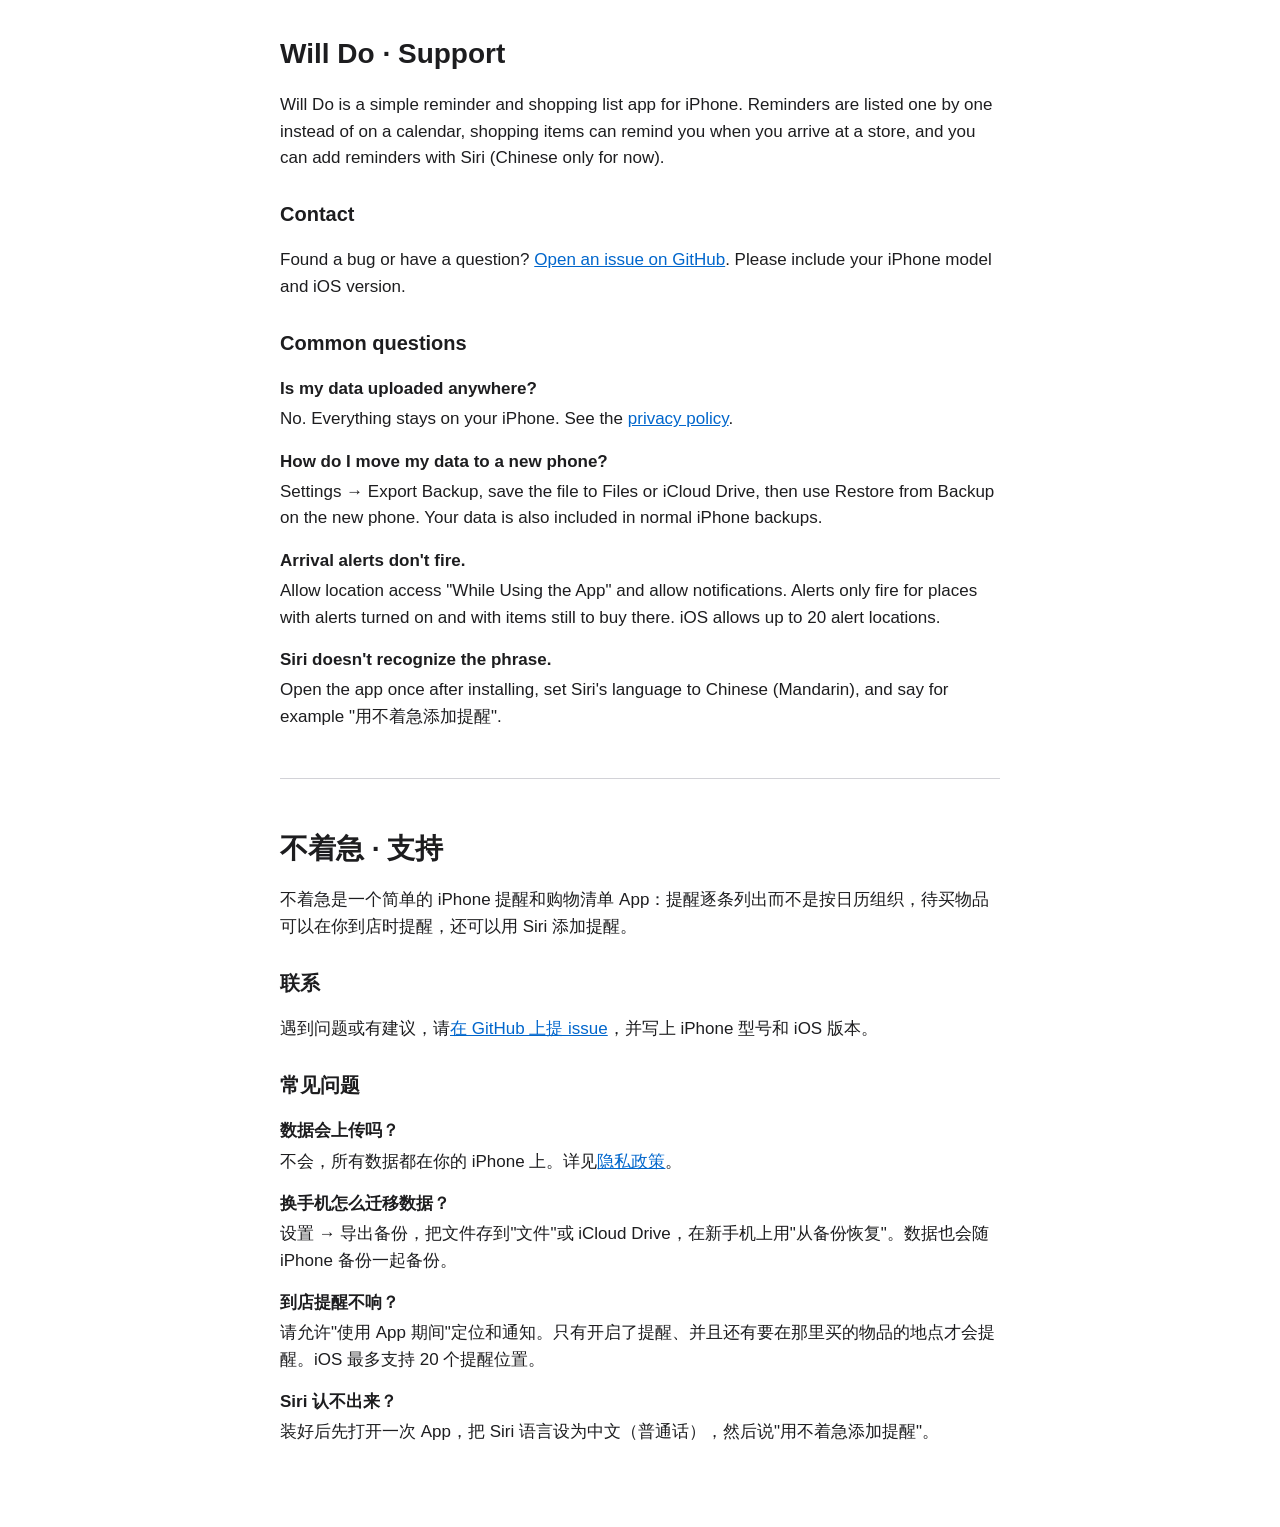
<file: docs/index.html>
<!doctype html>
<html lang="en">
<head>
<meta charset="utf-8">
<meta name="viewport" content="width=device-width, initial-scale=1">
<title>Will Do – Support</title>
<link rel="stylesheet" href="style.css">
</head>
<body>
<main>
<h1>Will Do · Support</h1>
<p>Will Do is a simple reminder and shopping list app for iPhone. Reminders are listed one by one instead of on a calendar, shopping items can remind you when you arrive at a store, and you can add reminders with Siri (Chinese only for now).</p>

<h2>Contact</h2>
<p>Found a bug or have a question? <a href="https://github.com/JiuqingSong/reminder/issues">Open an issue on GitHub</a>. Please include your iPhone model and iOS version.</p>

<h2>Common questions</h2>
<dl>
<dt>Is my data uploaded anywhere?</dt>
<dd>No. Everything stays on your iPhone. See the <a href="privacy.html">privacy policy</a>.</dd>
<dt>How do I move my data to a new phone?</dt>
<dd>Settings → Export Backup, save the file to Files or iCloud Drive, then use Restore from Backup on the new phone. Your data is also included in normal iPhone backups.</dd>
<dt>Arrival alerts don't fire.</dt>
<dd>Allow location access "While Using the App" and allow notifications. Alerts only fire for places with alerts turned on and with items still to buy there. iOS allows up to 20 alert locations.</dd>
<dt>Siri doesn't recognize the phrase.</dt>
<dd>Open the app once after installing, set Siri's language to Chinese (Mandarin), and say for example "用不着急添加提醒".</dd>
</dl>

<hr>

<div lang="zh-Hans">
<h1>不着急 · 支持</h1>
<p>不着急是一个简单的 iPhone 提醒和购物清单 App：提醒逐条列出而不是按日历组织，待买物品可以在你到店时提醒，还可以用 Siri 添加提醒。</p>

<h2>联系</h2>
<p>遇到问题或有建议，请<a href="https://github.com/JiuqingSong/reminder/issues">在 GitHub 上提 issue</a>，并写上 iPhone 型号和 iOS 版本。</p>

<h2>常见问题</h2>
<dl>
<dt>数据会上传吗？</dt>
<dd>不会，所有数据都在你的 iPhone 上。详见<a href="privacy.html">隐私政策</a>。</dd>
<dt>换手机怎么迁移数据？</dt>
<dd>设置 → 导出备份，把文件存到"文件"或 iCloud Drive，在新手机上用"从备份恢复"。数据也会随 iPhone 备份一起备份。</dd>
<dt>到店提醒不响？</dt>
<dd>请允许"使用 App 期间"定位和通知。只有开启了提醒、并且还有要在那里买的物品的地点才会提醒。iOS 最多支持 20 个提醒位置。</dd>
<dt>Siri 认不出来？</dt>
<dd>装好后先打开一次 App，把 Siri 语言设为中文（普通话），然后说"用不着急添加提醒"。</dd>
</dl>
</div>
</main>
</body>
</html>
</file>
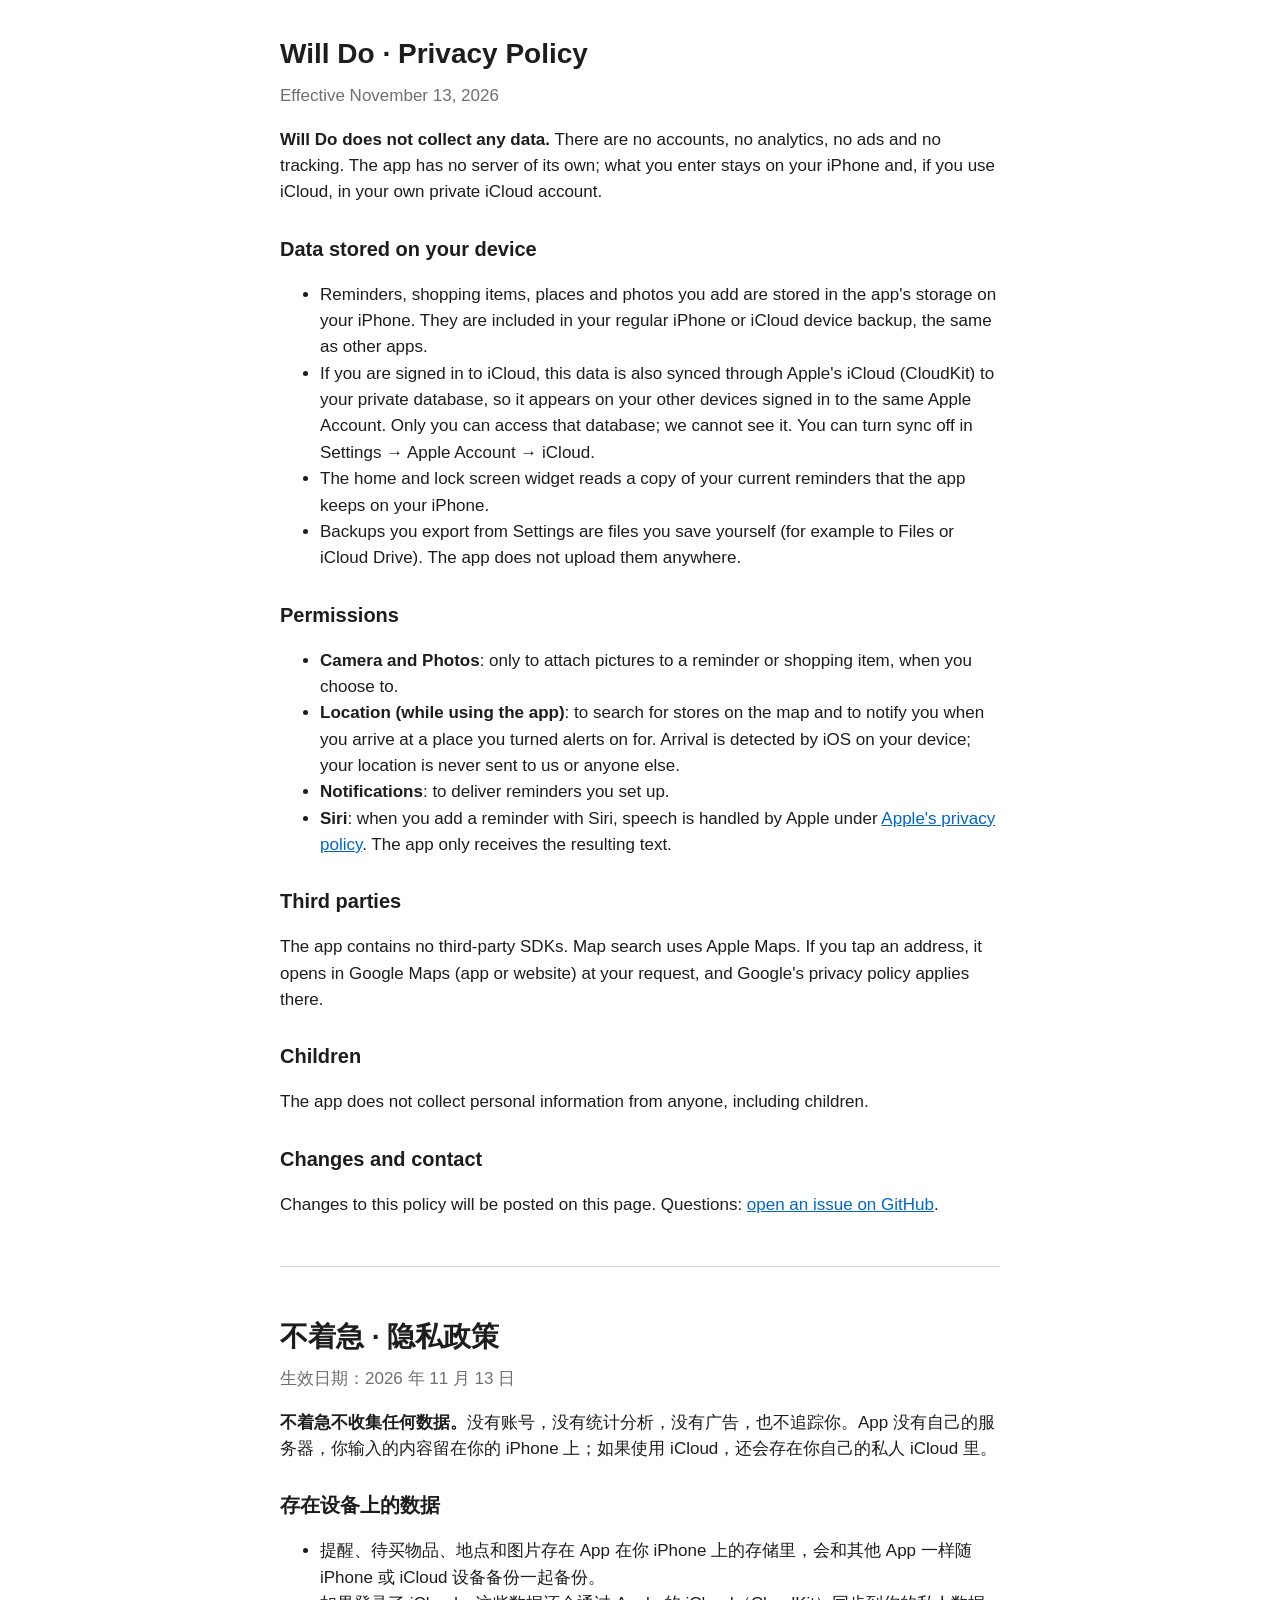
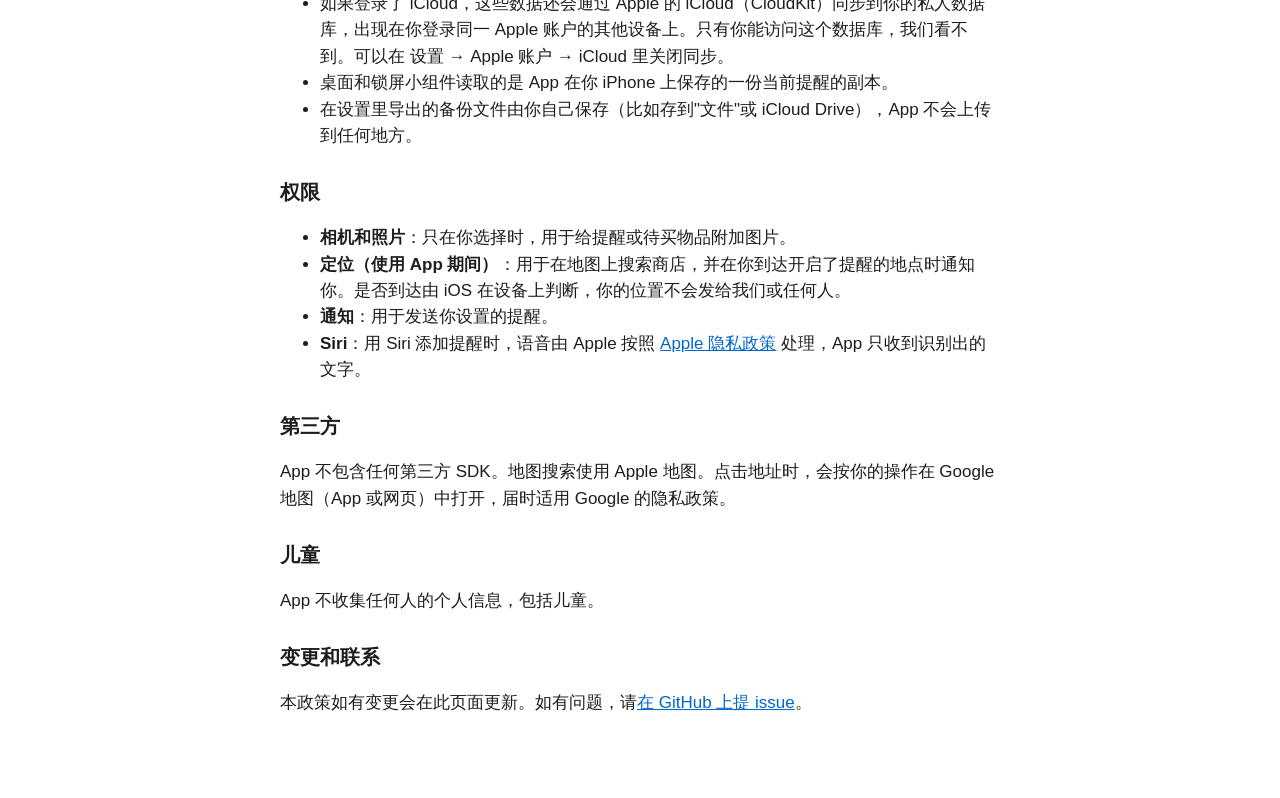
<file: docs/privacy.html>
<!doctype html>
<html lang="en">
<head>
<meta charset="utf-8">
<meta name="viewport" content="width=device-width, initial-scale=1">
<title>Will Do – Privacy Policy</title>
<link rel="stylesheet" href="style.css">
</head>
<body>
<main>
<h1>Will Do · Privacy Policy</h1>
<p class="meta">Effective November 13, 2026</p>

<p><strong>Will Do does not collect any data.</strong> There are no accounts, no analytics, no ads and no tracking. The app has no server of its own; what you enter stays on your iPhone and, if you use iCloud, in your own private iCloud account.</p>

<h2>Data stored on your device</h2>
<ul>
<li>Reminders, shopping items, places and photos you add are stored in the app's storage on your iPhone. They are included in your regular iPhone or iCloud device backup, the same as other apps.</li>
<li>If you are signed in to iCloud, this data is also synced through Apple's iCloud (CloudKit) to your private database, so it appears on your other devices signed in to the same Apple Account. Only you can access that database; we cannot see it. You can turn sync off in Settings → Apple Account → iCloud.</li>
<li>The home and lock screen widget reads a copy of your current reminders that the app keeps on your iPhone.</li>
<li>Backups you export from Settings are files you save yourself (for example to Files or iCloud Drive). The app does not upload them anywhere.</li>
</ul>

<h2>Permissions</h2>
<ul>
<li><strong>Camera and Photos</strong>: only to attach pictures to a reminder or shopping item, when you choose to.</li>
<li><strong>Location (while using the app)</strong>: to search for stores on the map and to notify you when you arrive at a place you turned alerts on for. Arrival is detected by iOS on your device; your location is never sent to us or anyone else.</li>
<li><strong>Notifications</strong>: to deliver reminders you set up.</li>
<li><strong>Siri</strong>: when you add a reminder with Siri, speech is handled by Apple under <a href="https://www.apple.com/legal/privacy/">Apple's privacy policy</a>. The app only receives the resulting text.</li>
</ul>

<h2>Third parties</h2>
<p>The app contains no third-party SDKs. Map search uses Apple Maps. If you tap an address, it opens in Google Maps (app or website) at your request, and Google's privacy policy applies there.</p>

<h2>Children</h2>
<p>The app does not collect personal information from anyone, including children.</p>

<h2>Changes and contact</h2>
<p>Changes to this policy will be posted on this page. Questions: <a href="https://github.com/JiuqingSong/reminder/issues">open an issue on GitHub</a>.</p>

<hr>

<h1 lang="zh-Hans">不着急 · 隐私政策</h1>
<p class="meta" lang="zh-Hans">生效日期：2026 年 11 月 13 日</p>
<div lang="zh-Hans">
<p><strong>不着急不收集任何数据。</strong>没有账号，没有统计分析，没有广告，也不追踪你。App 没有自己的服务器，你输入的内容留在你的 iPhone 上；如果使用 iCloud，还会存在你自己的私人 iCloud 里。</p>

<h2>存在设备上的数据</h2>
<ul>
<li>提醒、待买物品、地点和图片存在 App 在你 iPhone 上的存储里，会和其他 App 一样随 iPhone 或 iCloud 设备备份一起备份。</li>
<li>如果登录了 iCloud，这些数据还会通过 Apple 的 iCloud（CloudKit）同步到你的私人数据库，出现在你登录同一 Apple 账户的其他设备上。只有你能访问这个数据库，我们看不到。可以在 设置 → Apple 账户 → iCloud 里关闭同步。</li>
<li>桌面和锁屏小组件读取的是 App 在你 iPhone 上保存的一份当前提醒的副本。</li>
<li>在设置里导出的备份文件由你自己保存（比如存到"文件"或 iCloud Drive），App 不会上传到任何地方。</li>
</ul>

<h2>权限</h2>
<ul>
<li><strong>相机和照片</strong>：只在你选择时，用于给提醒或待买物品附加图片。</li>
<li><strong>定位（使用 App 期间）</strong>：用于在地图上搜索商店，并在你到达开启了提醒的地点时通知你。是否到达由 iOS 在设备上判断，你的位置不会发给我们或任何人。</li>
<li><strong>通知</strong>：用于发送你设置的提醒。</li>
<li><strong>Siri</strong>：用 Siri 添加提醒时，语音由 Apple 按照 <a href="https://www.apple.com/legal/privacy/">Apple 隐私政策</a> 处理，App 只收到识别出的文字。</li>
</ul>

<h2>第三方</h2>
<p>App 不包含任何第三方 SDK。地图搜索使用 Apple 地图。点击地址时，会按你的操作在 Google 地图（App 或网页）中打开，届时适用 Google 的隐私政策。</p>

<h2>儿童</h2>
<p>App 不收集任何人的个人信息，包括儿童。</p>

<h2>变更和联系</h2>
<p>本政策如有变更会在此页面更新。如有问题，请<a href="https://github.com/JiuqingSong/reminder/issues">在 GitHub 上提 issue</a>。</p>
</div>
</main>
</body>
</html>
</file>
<file: docs/style.css>
:root {
  --bg: #ffffff;
  --fg: #1d1d1f;
  --muted: #6e6e73;
  --link: #0066cc;
  --rule: #d2d2d7;
  color-scheme: light dark;
}
@media (prefers-color-scheme: dark) {
  :root {
    --bg: #000000;
    --fg: #f5f5f7;
    --muted: #a1a1a6;
    --link: #2997ff;
    --rule: #424245;
  }
}
body {
  margin: 0;
  background: var(--bg);
  color: var(--fg);
  font: 17px/1.55 -apple-system, BlinkMacSystemFont, "PingFang SC", "Helvetica Neue", sans-serif;
}
main {
  max-width: 720px;
  margin: 0 auto;
  padding: 32px 16px 64px;
}
h1 { font-size: 28px; margin: 0 0 8px; }
h2 { font-size: 20px; margin: 28px 0 8px; }
.meta { color: var(--muted); margin-top: 0; }
a { color: var(--link); }
hr { border: 0; border-top: 1px solid var(--rule); margin: 48px 0; }
dt { font-weight: 600; margin-top: 16px; }
dd { margin: 4px 0 0; }
</file>
